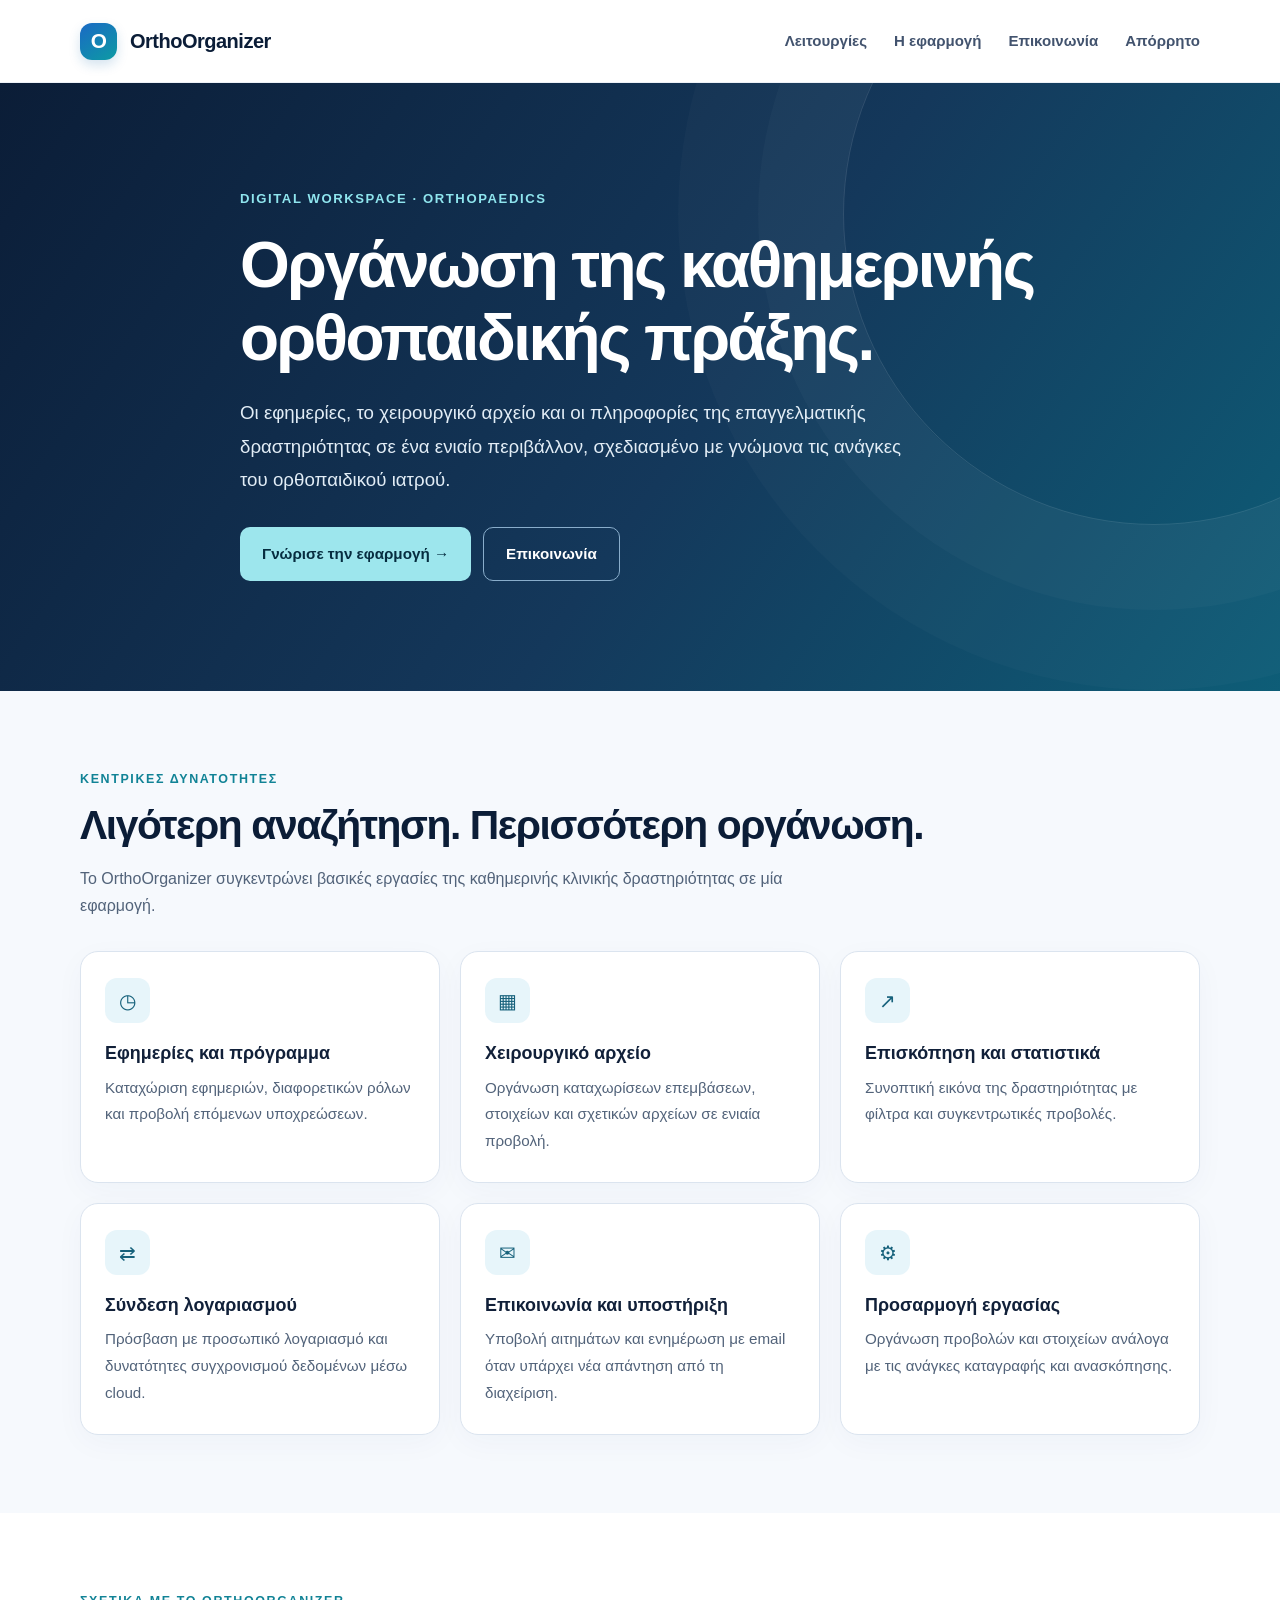
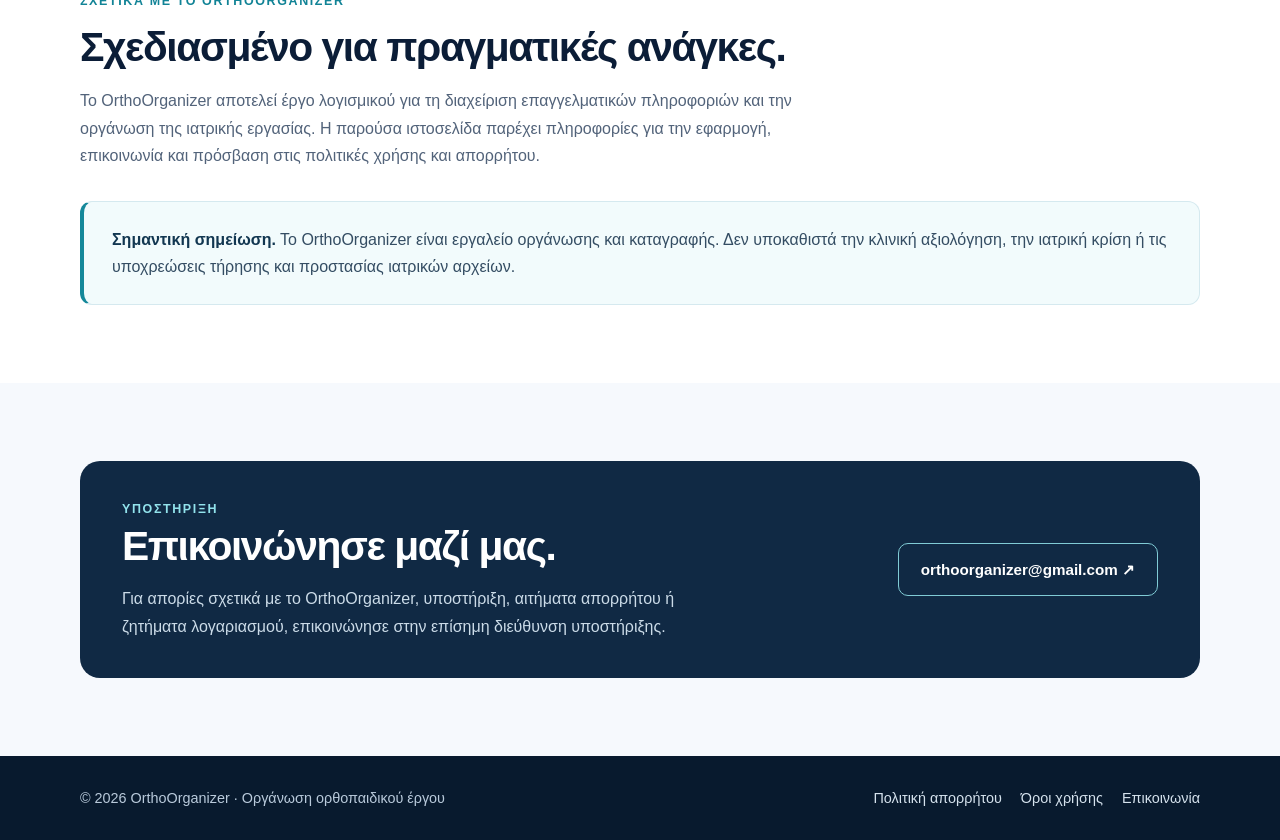
<file: docs/index.html>
<!doctype html>
<html lang="el">
<head>
<meta charset="utf-8"><meta name="viewport" content="width=device-width,initial-scale=1">
<title>OrthoOrganizer | Οργάνωση ορθοπαιδικού έργου</title>
<meta name="description" content="OrthoOrganizer: εφαρμογή οργάνωσης εφημεριών, χειρουργικού αρχείου και στατιστικών για επαγγελματίες υγείας.">
<meta name="theme-color" content="#0b1d37"><link rel="stylesheet" href="styles.css">
</head>
<body>
<header class="site-header"><div class="wrap nav"><a class="brand" href="index.html" aria-label="OrthoOrganizer — Αρχική"><span class="mark" aria-hidden="true">O</span>OrthoOrganizer</a><nav class="main-nav" aria-label="Κύρια πλοήγηση"><a href="#features">Λειτουργίες</a><a href="#about">Η εφαρμογή</a><a href="#contact">Επικοινωνία</a><a href="privacy.html">Απόρρητο</a></nav></div></header>
<main>
<section class="hero"><div class="wrap hero-inner"><div class="eyebrow">Digital workspace · Orthopaedics</div><h1>Οργάνωση της καθημερινής ορθοπαιδικής πράξης.</h1><p>Οι εφημερίες, το χειρουργικό αρχείο και οι πληροφορίες της επαγγελματικής δραστηριότητας σε ένα ενιαίο περιβάλλον, σχεδιασμένο με γνώμονα τις ανάγκες του ορθοπαιδικού ιατρού.</p><div class="actions"><a class="button button-primary" href="#features">Γνώρισε την εφαρμογή →</a><a class="button button-outline" href="#contact">Επικοινωνία</a></div></div></section>
<section class="section tint" id="features"><div class="wrap"><p class="section-label">Κεντρικές δυνατότητες</p><h2>Λιγότερη αναζήτηση. Περισσότερη οργάνωση.</h2><p class="section-intro">Το OrthoOrganizer συγκεντρώνει βασικές εργασίες της καθημερινής κλινικής δραστηριότητας σε μία εφαρμογή.</p><div class="features">
<article class="feature"><span class="symbol" aria-hidden="true">◷</span><h3>Εφημερίες και πρόγραμμα</h3><p>Καταχώριση εφημεριών, διαφορετικών ρόλων και προβολή επόμενων υποχρεώσεων.</p></article>
<article class="feature"><span class="symbol" aria-hidden="true">▦</span><h3>Χειρουργικό αρχείο</h3><p>Οργάνωση καταχωρίσεων επεμβάσεων, στοιχείων και σχετικών αρχείων σε ενιαία προβολή.</p></article>
<article class="feature"><span class="symbol" aria-hidden="true">↗</span><h3>Επισκόπηση και στατιστικά</h3><p>Συνοπτική εικόνα της δραστηριότητας με φίλτρα και συγκεντρωτικές προβολές.</p></article>
<article class="feature"><span class="symbol" aria-hidden="true">⇄</span><h3>Σύνδεση λογαριασμού</h3><p>Πρόσβαση με προσωπικό λογαριασμό και δυνατότητες συγχρονισμού δεδομένων μέσω cloud.</p></article>
<article class="feature"><span class="symbol" aria-hidden="true">✉</span><h3>Επικοινωνία και υποστήριξη</h3><p>Υποβολή αιτημάτων και ενημέρωση με email όταν υπάρχει νέα απάντηση από τη διαχείριση.</p></article>
<article class="feature"><span class="symbol" aria-hidden="true">⚙</span><h3>Προσαρμογή εργασίας</h3><p>Οργάνωση προβολών και στοιχείων ανάλογα με τις ανάγκες καταγραφής και ανασκόπησης.</p></article>
</div></div></section>
<section class="section" id="about"><div class="wrap"><p class="section-label">Σχετικά με το OrthoOrganizer</p><h2>Σχεδιασμένο για πραγματικές ανάγκες.</h2><p class="section-intro">Το OrthoOrganizer αποτελεί έργο λογισμικού για τη διαχείριση επαγγελματικών πληροφοριών και την οργάνωση της ιατρικής εργασίας. Η παρούσα ιστοσελίδα παρέχει πληροφορίες για την εφαρμογή, επικοινωνία και πρόσβαση στις πολιτικές χρήσης και απορρήτου.</p><div class="info-strip"><strong>Σημαντική σημείωση.</strong> Το OrthoOrganizer είναι εργαλείο οργάνωσης και καταγραφής. Δεν υποκαθιστά την κλινική αξιολόγηση, την ιατρική κρίση ή τις υποχρεώσεις τήρησης και προστασίας ιατρικών αρχείων.</div></div></section>
<section class="section tint" id="contact"><div class="wrap"><div class="contact-box"><div><p class="section-label" style="color:#92e3ec">Υποστήριξη</p><h2>Επικοινώνησε μαζί μας.</h2><p>Για απορίες σχετικά με το OrthoOrganizer, υποστήριξη, αιτήματα απορρήτου ή ζητήματα λογαριασμού, επικοινώνησε στην επίσημη διεύθυνση υποστήριξης.</p></div><a class="button" href="mailto:orthoorganizer@gmail.com">orthoorganizer@gmail.com ↗</a></div></div></section>
</main>
<footer class="site-footer"><div class="wrap footer-inner"><span>© 2026 OrthoOrganizer · Οργάνωση ορθοπαιδικού έργου</span><div class="footer-links"><a href="privacy.html">Πολιτική απορρήτου</a><a href="terms.html">Όροι χρήσης</a><a href="mailto:orthoorganizer@gmail.com">Επικοινωνία</a></div></div></footer>
</body></html>
</file>
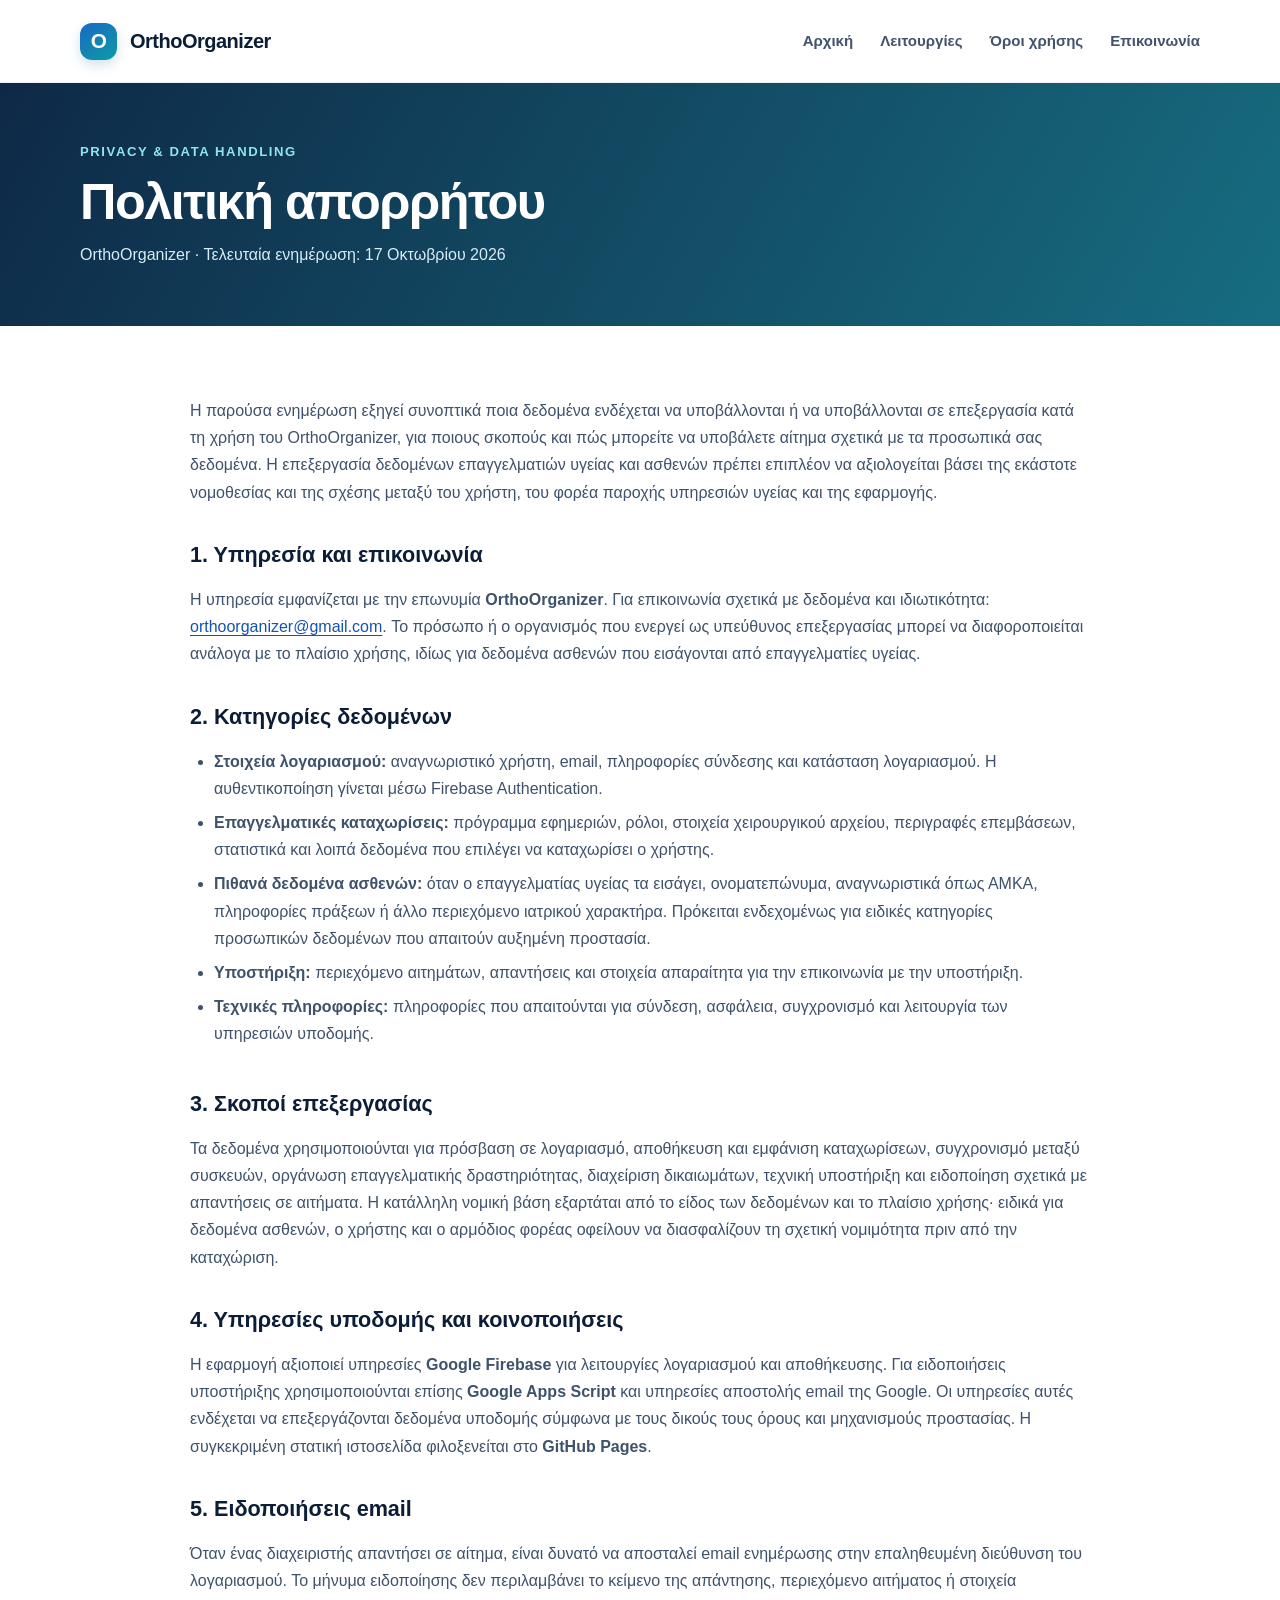
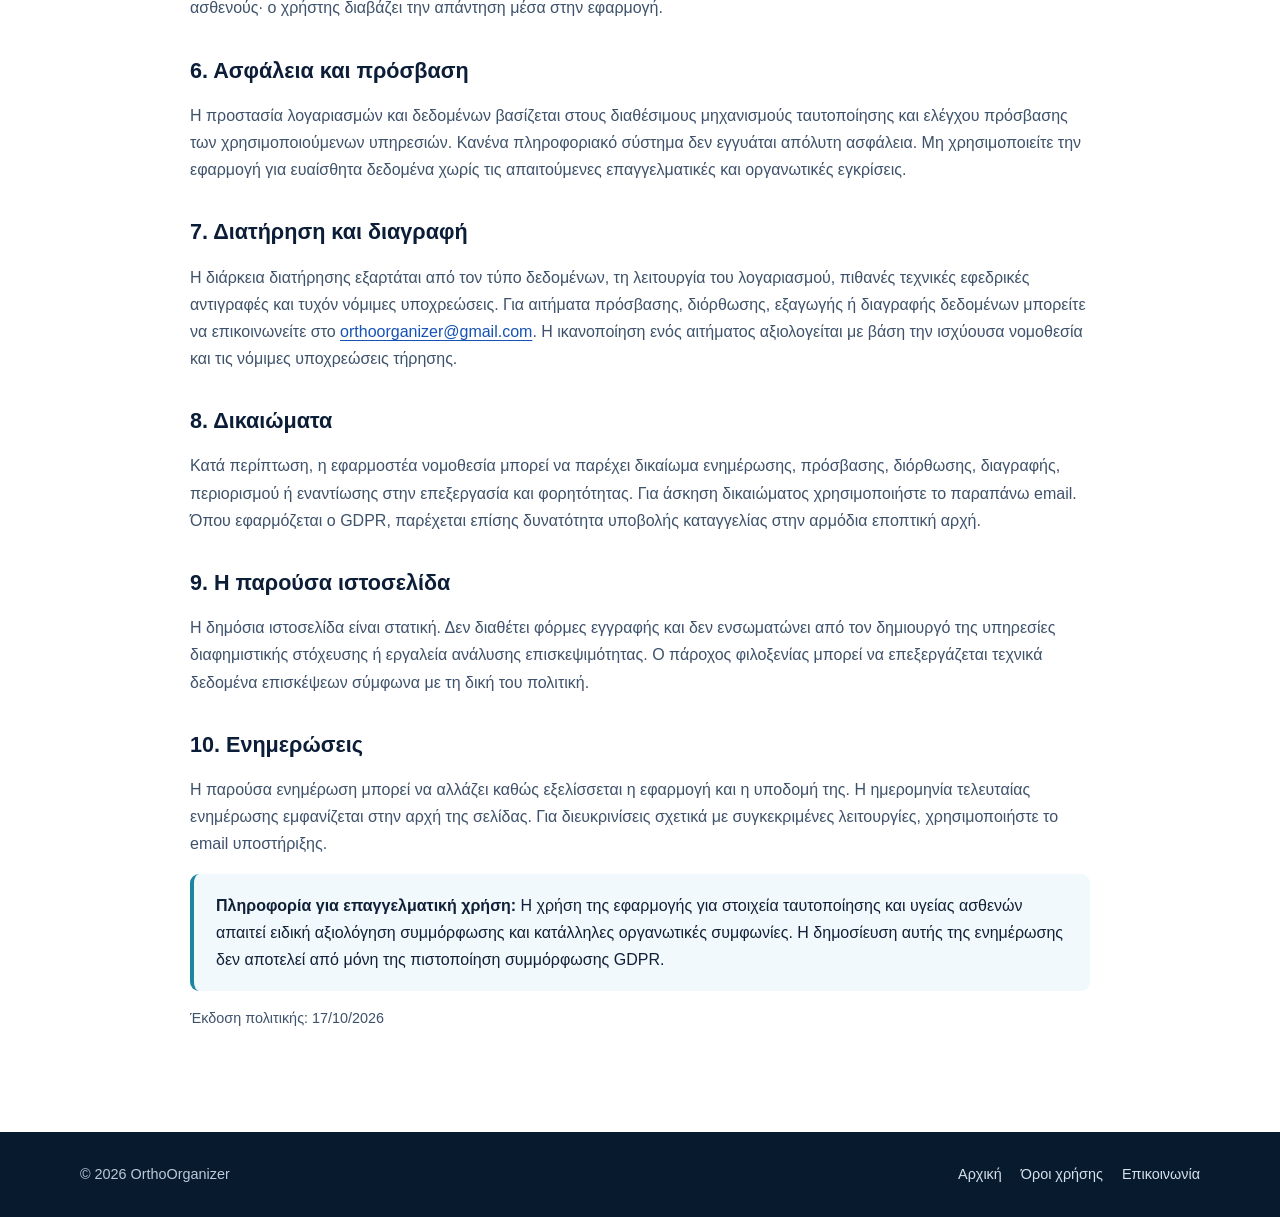
<file: docs/privacy.html>
<!doctype html><html lang="el"><head><meta charset="utf-8"><meta name="viewport" content="width=device-width,initial-scale=1"><title>Πολιτική απορρήτου | OrthoOrganizer</title><meta name="description" content="Ενημέρωση απορρήτου για την εφαρμογή και τον ιστότοπο OrthoOrganizer."><meta name="theme-color" content="#0b1d37"><link rel="stylesheet" href="styles.css"></head><body>
<header class="site-header"><div class="wrap nav"><a class="brand" href="index.html"><span class="mark" aria-hidden="true">O</span>OrthoOrganizer</a><nav class="main-nav" aria-label="Κύρια πλοήγηση"><a href="index.html">Αρχική</a><a href="index.html#features">Λειτουργίες</a><a href="terms.html">Όροι χρήσης</a><a href="mailto:orthoorganizer@gmail.com">Επικοινωνία</a></nav></div></header>
<section class="legal-header"><div class="wrap"><div class="eyebrow">Privacy &amp; data handling</div><h1>Πολιτική απορρήτου</h1><p>OrthoOrganizer · Τελευταία ενημέρωση: 17 Οκτωβρίου 2026</p></div></section>
<main class="wrap legal">
<p>Η παρούσα ενημέρωση εξηγεί συνοπτικά ποια δεδομένα ενδέχεται να υποβάλλονται ή να υποβάλλονται σε επεξεργασία κατά τη χρήση του OrthoOrganizer, για ποιους σκοπούς και πώς μπορείτε να υποβάλετε αίτημα σχετικά με τα προσωπικά σας δεδομένα. Η επεξεργασία δεδομένων επαγγελματιών υγείας και ασθενών πρέπει επιπλέον να αξιολογείται βάσει της εκάστοτε νομοθεσίας και της σχέσης μεταξύ του χρήστη, του φορέα παροχής υπηρεσιών υγείας και της εφαρμογής.</p>
<h2>1. Υπηρεσία και επικοινωνία</h2><p>Η υπηρεσία εμφανίζεται με την επωνυμία <strong>OrthoOrganizer</strong>. Για επικοινωνία σχετικά με δεδομένα και ιδιωτικότητα: <a href="mailto:orthoorganizer@gmail.com">orthoorganizer@gmail.com</a>. Το πρόσωπο ή ο οργανισμός που ενεργεί ως υπεύθυνος επεξεργασίας μπορεί να διαφοροποιείται ανάλογα με το πλαίσιο χρήσης, ιδίως για δεδομένα ασθενών που εισάγονται από επαγγελματίες υγείας.</p>
<h2>2. Κατηγορίες δεδομένων</h2>
<ul><li><strong>Στοιχεία λογαριασμού:</strong> αναγνωριστικό χρήστη, email, πληροφορίες σύνδεσης και κατάσταση λογαριασμού. Η αυθεντικοποίηση γίνεται μέσω Firebase Authentication.</li><li><strong>Επαγγελματικές καταχωρίσεις:</strong> πρόγραμμα εφημεριών, ρόλοι, στοιχεία χειρουργικού αρχείου, περιγραφές επεμβάσεων, στατιστικά και λοιπά δεδομένα που επιλέγει να καταχωρίσει ο χρήστης.</li><li><strong>Πιθανά δεδομένα ασθενών:</strong> όταν ο επαγγελματίας υγείας τα εισάγει, ονοματεπώνυμα, αναγνωριστικά όπως ΑΜΚΑ, πληροφορίες πράξεων ή άλλο περιεχόμενο ιατρικού χαρακτήρα. Πρόκειται ενδεχομένως για ειδικές κατηγορίες προσωπικών δεδομένων που απαιτούν αυξημένη προστασία.</li><li><strong>Υποστήριξη:</strong> περιεχόμενο αιτημάτων, απαντήσεις και στοιχεία απαραίτητα για την επικοινωνία με την υποστήριξη.</li><li><strong>Τεχνικές πληροφορίες:</strong> πληροφορίες που απαιτούνται για σύνδεση, ασφάλεια, συγχρονισμό και λειτουργία των υπηρεσιών υποδομής.</li></ul>
<h2>3. Σκοποί επεξεργασίας</h2><p>Τα δεδομένα χρησιμοποιούνται για πρόσβαση σε λογαριασμό, αποθήκευση και εμφάνιση καταχωρίσεων, συγχρονισμό μεταξύ συσκευών, οργάνωση επαγγελματικής δραστηριότητας, διαχείριση δικαιωμάτων, τεχνική υποστήριξη και ειδοποίηση σχετικά με απαντήσεις σε αιτήματα. Η κατάλληλη νομική βάση εξαρτάται από το είδος των δεδομένων και το πλαίσιο χρήσης· ειδικά για δεδομένα ασθενών, ο χρήστης και ο αρμόδιος φορέας οφείλουν να διασφαλίζουν τη σχετική νομιμότητα πριν από την καταχώριση.</p>
<h2>4. Υπηρεσίες υποδομής και κοινοποιήσεις</h2><p>Η εφαρμογή αξιοποιεί υπηρεσίες <strong>Google Firebase</strong> για λειτουργίες λογαριασμού και αποθήκευσης. Για ειδοποιήσεις υποστήριξης χρησιμοποιούνται επίσης <strong>Google Apps Script</strong> και υπηρεσίες αποστολής email της Google. Οι υπηρεσίες αυτές ενδέχεται να επεξεργάζονται δεδομένα υποδομής σύμφωνα με τους δικούς τους όρους και μηχανισμούς προστασίας. Η συγκεκριμένη στατική ιστοσελίδα φιλοξενείται στο <strong>GitHub Pages</strong>.</p>
<h2>5. Ειδοποιήσεις email</h2><p>Όταν ένας διαχειριστής απαντήσει σε αίτημα, είναι δυνατό να αποσταλεί email ενημέρωσης στην επαληθευμένη διεύθυνση του λογαριασμού. Το μήνυμα ειδοποίησης δεν περιλαμβάνει το κείμενο της απάντησης, περιεχόμενο αιτήματος ή στοιχεία ασθενούς· ο χρήστης διαβάζει την απάντηση μέσα στην εφαρμογή.</p>
<h2>6. Ασφάλεια και πρόσβαση</h2><p>Η προστασία λογαριασμών και δεδομένων βασίζεται στους διαθέσιμους μηχανισμούς ταυτοποίησης και ελέγχου πρόσβασης των χρησιμοποιούμενων υπηρεσιών. Κανένα πληροφοριακό σύστημα δεν εγγυάται απόλυτη ασφάλεια. Μη χρησιμοποιείτε την εφαρμογή για ευαίσθητα δεδομένα χωρίς τις απαιτούμενες επαγγελματικές και οργανωτικές εγκρίσεις.</p>
<h2>7. Διατήρηση και διαγραφή</h2><p>Η διάρκεια διατήρησης εξαρτάται από τον τύπο δεδομένων, τη λειτουργία του λογαριασμού, πιθανές τεχνικές εφεδρικές αντιγραφές και τυχόν νόμιμες υποχρεώσεις. Για αιτήματα πρόσβασης, διόρθωσης, εξαγωγής ή διαγραφής δεδομένων μπορείτε να επικοινωνείτε στο <a href="mailto:orthoorganizer@gmail.com">orthoorganizer@gmail.com</a>. Η ικανοποίηση ενός αιτήματος αξιολογείται με βάση την ισχύουσα νομοθεσία και τις νόμιμες υποχρεώσεις τήρησης.</p>
<h2>8. Δικαιώματα</h2><p>Κατά περίπτωση, η εφαρμοστέα νομοθεσία μπορεί να παρέχει δικαίωμα ενημέρωσης, πρόσβασης, διόρθωσης, διαγραφής, περιορισμού ή εναντίωσης στην επεξεργασία και φορητότητας. Για άσκηση δικαιώματος χρησιμοποιήστε το παραπάνω email. Όπου εφαρμόζεται ο GDPR, παρέχεται επίσης δυνατότητα υποβολής καταγγελίας στην αρμόδια εποπτική αρχή.</p>
<h2>9. Η παρούσα ιστοσελίδα</h2><p>Η δημόσια ιστοσελίδα είναι στατική. Δεν διαθέτει φόρμες εγγραφής και δεν ενσωματώνει από τον δημιουργό της υπηρεσίες διαφημιστικής στόχευσης ή εργαλεία ανάλυσης επισκεψιμότητας. Ο πάροχος φιλοξενίας μπορεί να επεξεργάζεται τεχνικά δεδομένα επισκέψεων σύμφωνα με τη δική του πολιτική.</p>
<h2>10. Ενημερώσεις</h2><p>Η παρούσα ενημέρωση μπορεί να αλλάζει καθώς εξελίσσεται η εφαρμογή και η υποδομή της. Η ημερομηνία τελευταίας ενημέρωσης εμφανίζεται στην αρχή της σελίδας. Για διευκρινίσεις σχετικά με συγκεκριμένες λειτουργίες, χρησιμοποιήστε το email υποστήριξης.</p>
<div class="note"><strong>Πληροφορία για επαγγελματική χρήση:</strong> Η χρήση της εφαρμογής για στοιχεία ταυτοποίησης και υγείας ασθενών απαιτεί ειδική αξιολόγηση συμμόρφωσης και κατάλληλες οργανωτικές συμφωνίες. Η δημοσίευση αυτής της ενημέρωσης δεν αποτελεί από μόνη της πιστοποίηση συμμόρφωσης GDPR.</div>
<p class="meta">Έκδοση πολιτικής: 17/10/2026</p>
</main>
<footer class="site-footer"><div class="wrap footer-inner"><span>© 2026 OrthoOrganizer</span><div class="footer-links"><a href="index.html">Αρχική</a><a href="terms.html">Όροι χρήσης</a><a href="mailto:orthoorganizer@gmail.com">Επικοινωνία</a></div></div></footer>
</body></html>
</file>
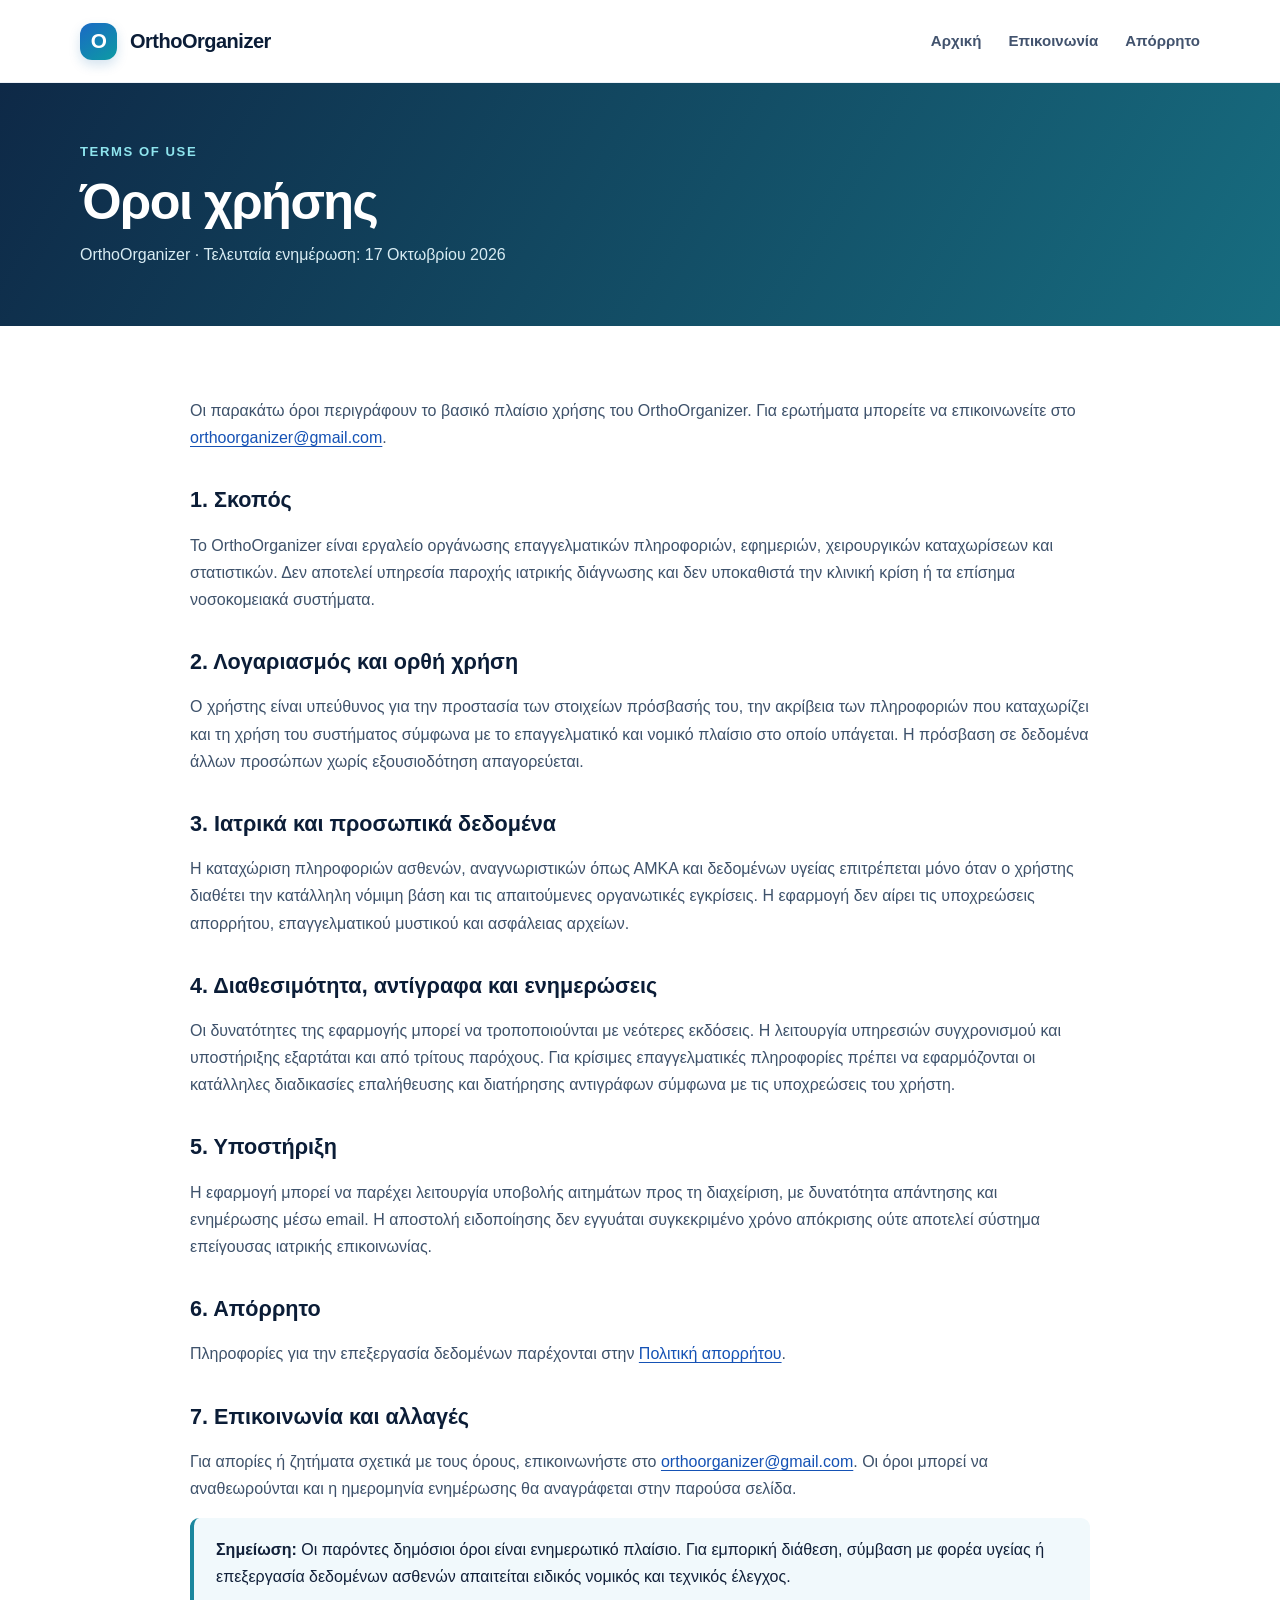
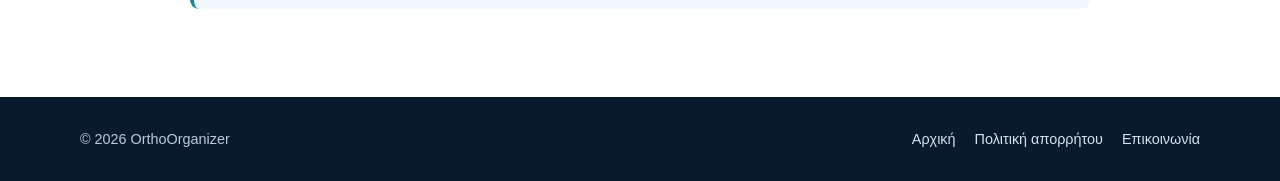
<file: docs/terms.html>
<!doctype html><html lang="el"><head><meta charset="utf-8"><meta name="viewport" content="width=device-width,initial-scale=1"><title>Όροι χρήσης | OrthoOrganizer</title><meta name="description" content="Βασικοί όροι χρήσης της εφαρμογής OrthoOrganizer."><meta name="theme-color" content="#0b1d37"><link rel="stylesheet" href="styles.css"></head><body>
<header class="site-header"><div class="wrap nav"><a class="brand" href="index.html"><span class="mark" aria-hidden="true">O</span>OrthoOrganizer</a><nav class="main-nav" aria-label="Κύρια πλοήγηση"><a href="index.html">Αρχική</a><a href="index.html#contact">Επικοινωνία</a><a href="privacy.html">Απόρρητο</a></nav></div></header>
<section class="legal-header"><div class="wrap"><div class="eyebrow">Terms of use</div><h1>Όροι χρήσης</h1><p>OrthoOrganizer · Τελευταία ενημέρωση: 17 Οκτωβρίου 2026</p></div></section>
<main class="wrap legal">
<p>Οι παρακάτω όροι περιγράφουν το βασικό πλαίσιο χρήσης του OrthoOrganizer. Για ερωτήματα μπορείτε να επικοινωνείτε στο <a href="mailto:orthoorganizer@gmail.com">orthoorganizer@gmail.com</a>.</p>
<h2>1. Σκοπός</h2><p>Το OrthoOrganizer είναι εργαλείο οργάνωσης επαγγελματικών πληροφοριών, εφημεριών, χειρουργικών καταχωρίσεων και στατιστικών. Δεν αποτελεί υπηρεσία παροχής ιατρικής διάγνωσης και δεν υποκαθιστά την κλινική κρίση ή τα επίσημα νοσοκομειακά συστήματα.</p>
<h2>2. Λογαριασμός και ορθή χρήση</h2><p>Ο χρήστης είναι υπεύθυνος για την προστασία των στοιχείων πρόσβασής του, την ακρίβεια των πληροφοριών που καταχωρίζει και τη χρήση του συστήματος σύμφωνα με το επαγγελματικό και νομικό πλαίσιο στο οποίο υπάγεται. Η πρόσβαση σε δεδομένα άλλων προσώπων χωρίς εξουσιοδότηση απαγορεύεται.</p>
<h2>3. Ιατρικά και προσωπικά δεδομένα</h2><p>Η καταχώριση πληροφοριών ασθενών, αναγνωριστικών όπως ΑΜΚΑ και δεδομένων υγείας επιτρέπεται μόνο όταν ο χρήστης διαθέτει την κατάλληλη νόμιμη βάση και τις απαιτούμενες οργανωτικές εγκρίσεις. Η εφαρμογή δεν αίρει τις υποχρεώσεις απορρήτου, επαγγελματικού μυστικού και ασφάλειας αρχείων.</p>
<h2>4. Διαθεσιμότητα, αντίγραφα και ενημερώσεις</h2><p>Οι δυνατότητες της εφαρμογής μπορεί να τροποποιούνται με νεότερες εκδόσεις. Η λειτουργία υπηρεσιών συγχρονισμού και υποστήριξης εξαρτάται και από τρίτους παρόχους. Για κρίσιμες επαγγελματικές πληροφορίες πρέπει να εφαρμόζονται οι κατάλληλες διαδικασίες επαλήθευσης και διατήρησης αντιγράφων σύμφωνα με τις υποχρεώσεις του χρήστη.</p>
<h2>5. Υποστήριξη</h2><p>Η εφαρμογή μπορεί να παρέχει λειτουργία υποβολής αιτημάτων προς τη διαχείριση, με δυνατότητα απάντησης και ενημέρωσης μέσω email. Η αποστολή ειδοποίησης δεν εγγυάται συγκεκριμένο χρόνο απόκρισης ούτε αποτελεί σύστημα επείγουσας ιατρικής επικοινωνίας.</p>
<h2>6. Απόρρητο</h2><p>Πληροφορίες για την επεξεργασία δεδομένων παρέχονται στην <a href="privacy.html">Πολιτική απορρήτου</a>.</p>
<h2>7. Επικοινωνία και αλλαγές</h2><p>Για απορίες ή ζητήματα σχετικά με τους όρους, επικοινωνήστε στο <a href="mailto:orthoorganizer@gmail.com">orthoorganizer@gmail.com</a>. Οι όροι μπορεί να αναθεωρούνται και η ημερομηνία ενημέρωσης θα αναγράφεται στην παρούσα σελίδα.</p>
<div class="note"><strong>Σημείωση:</strong> Οι παρόντες δημόσιοι όροι είναι ενημερωτικό πλαίσιο. Για εμπορική διάθεση, σύμβαση με φορέα υγείας ή επεξεργασία δεδομένων ασθενών απαιτείται ειδικός νομικός και τεχνικός έλεγχος.</div>
</main><footer class="site-footer"><div class="wrap footer-inner"><span>© 2026 OrthoOrganizer</span><div class="footer-links"><a href="index.html">Αρχική</a><a href="privacy.html">Πολιτική απορρήτου</a><a href="mailto:orthoorganizer@gmail.com">Επικοινωνία</a></div></div></footer>
</body></html>
</file>
<file: docs/styles.css>
:root{color-scheme:light;--ink:#112039;--muted:#52637a;--navy:#0b1d37;--blue:#2563d8;--teal:#0c8b99;--line:#dbe4ef;--surface:#f6f9fd;--white:#fff;--shadow:0 18px 60px rgba(22,50,85,.10)}
*{box-sizing:border-box}html{scroll-behavior:smooth}body{margin:0;color:var(--ink);font:16px/1.7 -apple-system,BlinkMacSystemFont,"Segoe UI",Arial,sans-serif;background:var(--white)}a{color:#1552b5;text-underline-offset:3px}a:hover{color:#0d7c98}a:focus-visible{outline:3px solid #22c1d7;outline-offset:4px;border-radius:4px}.wrap{width:min(1120px,calc(100% - 44px));margin:0 auto}.nav{display:flex;align-items:center;justify-content:space-between;gap:22px;min-height:82px}.site-header{background:#fff;border-bottom:1px solid #edf1f7;position:relative;z-index:2}.brand{display:inline-flex;gap:13px;align-items:center;font-weight:800;letter-spacing:-.025em;color:var(--navy);font-size:1.25rem;text-decoration:none;white-space:nowrap}.mark{width:37px;height:37px;border-radius:12px;display:inline-grid;place-items:center;background:linear-gradient(145deg,#1a69c5,#0d9ba3);box-shadow:0 5px 12px rgba(18,98,168,.18);color:#fff;font-size:1.3rem;font-weight:800}.main-nav{display:flex;gap:27px;flex-wrap:wrap;align-items:center}.main-nav a{font-size:.94rem;text-decoration:none;color:#42536e;font-weight:650}.main-nav a:hover{color:var(--blue)}.hero{overflow:hidden;position:relative;background:linear-gradient(125deg,#0b1d37 0%,#14385b 55%,#087e90 140%);color:#fff;padding:105px 0 110px}.hero:before{content:"";position:absolute;width:620px;height:620px;border-radius:50%;border:1px solid rgba(255,255,255,.12);right:-185px;top:-180px;box-shadow:0 0 0 85px rgba(255,255,255,.023),0 0 0 165px rgba(255,255,255,.02)}.hero-inner{position:relative;max-width:800px}.eyebrow{font-size:.82rem;letter-spacing:.12em;text-transform:uppercase;font-weight:800;color:#8fe5ee}.hero h1{font-size:clamp(2.35rem,5vw,4.35rem);line-height:1.13;letter-spacing:-.04em;margin:19px 0 22px;font-weight:800}.hero p{font-size:1.17rem;max-width:690px;color:#e2edf6;line-height:1.8;margin:0 0 30px}.actions{display:flex;gap:12px;flex-wrap:wrap}.button{display:inline-flex;align-items:center;justify-content:center;padding:13px 22px;border-radius:10px;text-decoration:none;font-weight:750;font-size:.95rem;min-height:48px}.button-primary{color:#062d40;background:#9de6ed}.button-primary:hover{background:#fff;color:#062d40}.button-outline{border:1px solid #89adcb;color:#fff}.button-outline:hover{border-color:#fff;color:#fff}.section{padding:78px 0}.section.tint{background:var(--surface)}.section-label{font-size:.78rem;letter-spacing:.13em;text-transform:uppercase;color:#118396;font-weight:850;margin:0 0 10px}.section h2{font-size:clamp(1.75rem,3.4vw,2.55rem);letter-spacing:-.035em;line-height:1.25;margin:0 0 14px;color:var(--navy)}.section-intro{color:var(--muted);max-width:760px;margin:0 0 32px}.features{display:grid;grid-template-columns:repeat(3,minmax(0,1fr));gap:20px}.feature{padding:26px 24px 28px;background:#fff;border:1px solid var(--line);border-radius:18px;box-shadow:0 8px 30px rgba(25,60,104,.035)}.feature .symbol{display:grid;place-items:center;width:45px;height:45px;color:#16617b;background:#e7f5fa;border-radius:12px;font-size:1.25rem}.feature h3{font-size:1.12rem;line-height:1.4;margin:18px 0 8px}.feature p{color:var(--muted);font-size:.95rem;line-height:1.75;margin:0}.info-strip{padding:24px 28px;border:1px solid #d5e9ef;border-left:4px solid #15889a;background:#f2fbfc;border-radius:12px;color:#344d63}.info-strip strong{color:#123751}.contact-box{background:#102944;color:#e6f0fa;border-radius:20px;padding:38px 42px;display:flex;align-items:center;justify-content:space-between;gap:32px}.contact-box h2{color:white}.contact-box p{color:#cbdbe8;max-width:620px;margin:0}.contact-box a{color:#fff}.contact-box .button{border:1px solid #80cbd5;white-space:nowrap}.site-footer{background:#081a2e;color:#b9cadb;padding:30px 0;font-size:.9rem}.footer-inner{display:flex;justify-content:space-between;flex-wrap:wrap;gap:14px;align-items:center}.footer-links{display:flex;flex-wrap:wrap;gap:19px}.footer-links a{color:#d5e2ed;text-decoration:none}.footer-links a:hover{color:#fff}.legal-header{background:linear-gradient(120deg,#0e2947,#176d80);color:#fff;padding:58px 0}.legal-header h1{font-size:clamp(2rem,4vw,3.15rem);letter-spacing:-.03em;line-height:1.2;margin:9px 0 8px}.legal-header p{color:#d8ecf3;margin:0}.legal{padding:55px 0 88px;max-width:900px}.legal h2{font-size:1.35rem;margin:34px 0 12px;color:var(--navy);line-height:1.4}.legal h3{font-size:1.08rem;margin:24px 0 9px}.legal p,.legal li{color:#3e526b}.legal ul{padding-left:24px}.legal li{padding-bottom:7px}.legal .note{border-left:4px solid #1b879e;background:#f1f9fc;padding:18px 22px;border-radius:9px}.meta{color:#6a7890;font-size:.9rem}.small{font-size:.9rem}.muted{color:var(--muted)}@media(max-width:790px){.nav{align-items:flex-start;flex-direction:column;padding:18px 0;gap:14px}.main-nav{gap:14px 18px}.hero{padding:72px 0 82px}.section{padding:62px 0}.features{grid-template-columns:1fr}.contact-box{display:block;padding:28px}.contact-box .button{margin-top:22px}.legal{padding-top:38px}}@media(prefers-reduced-motion:reduce){html{scroll-behavior:auto}}
</file>
